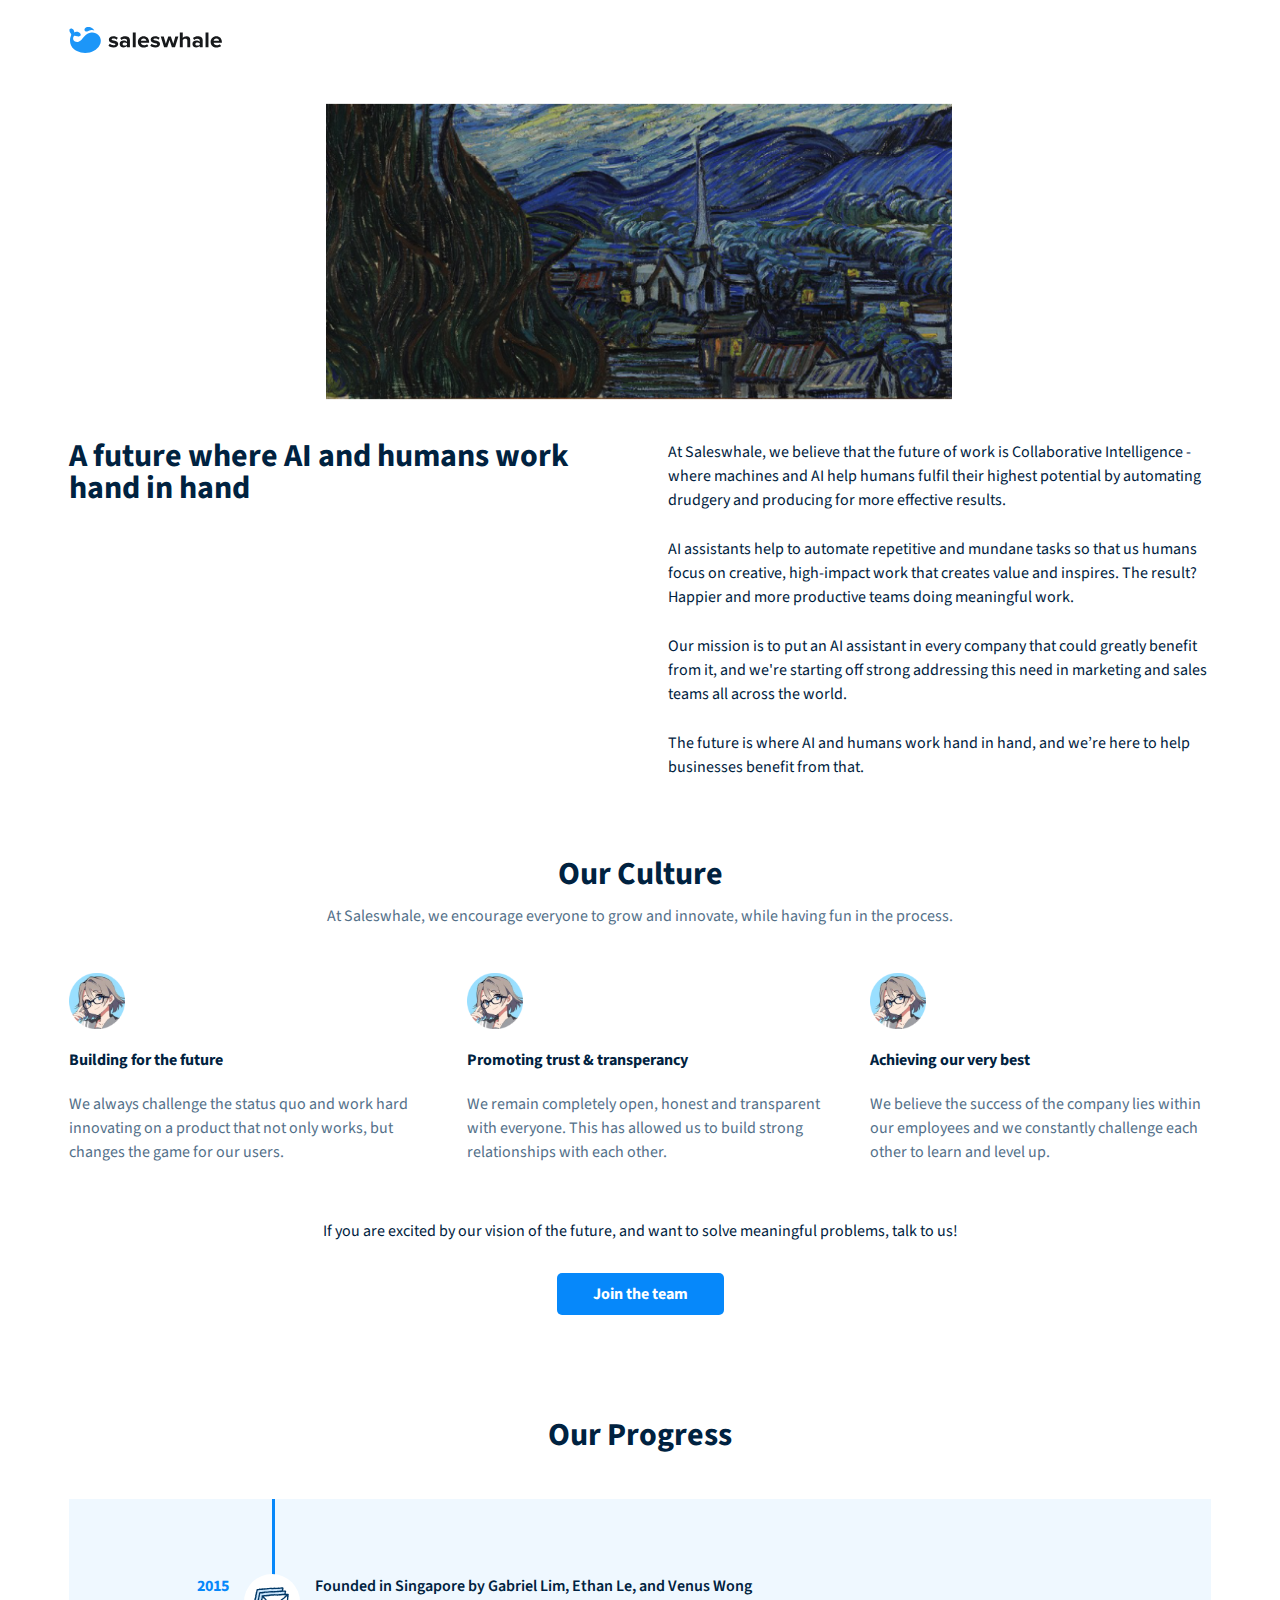
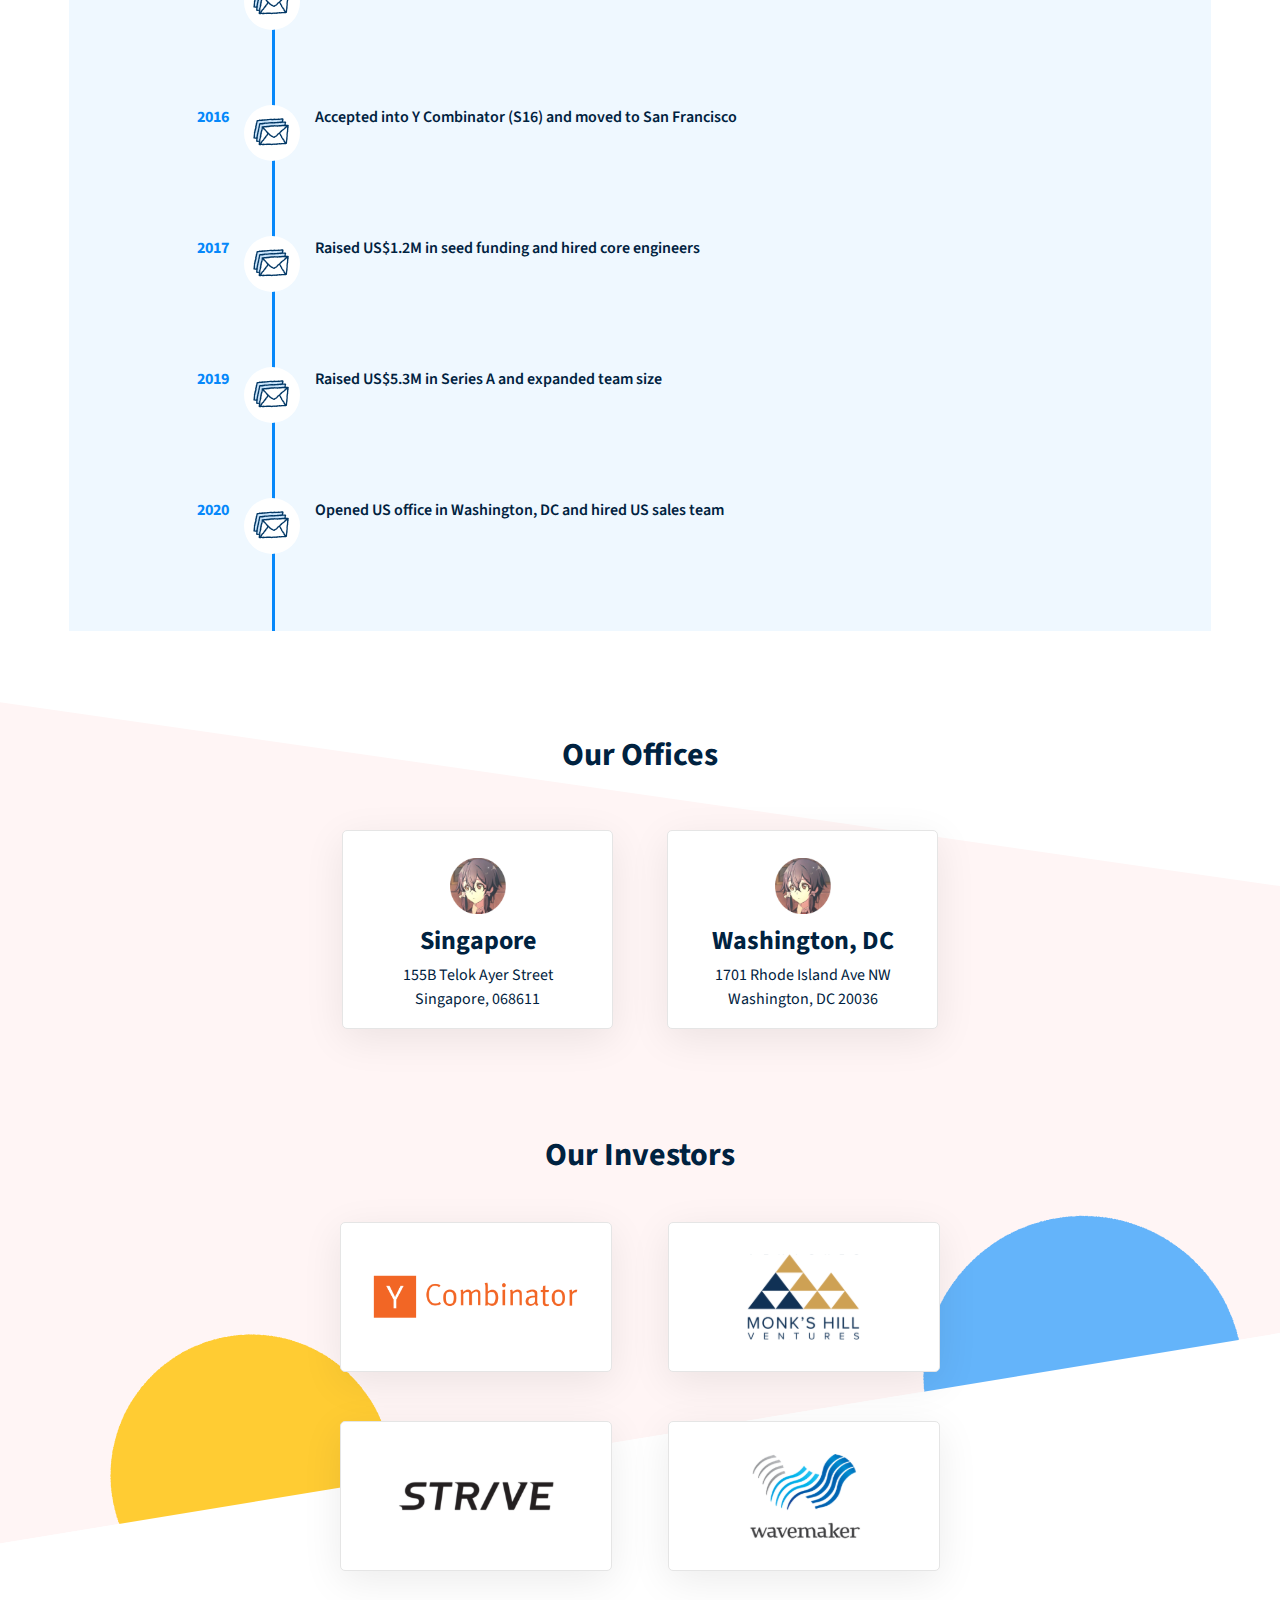
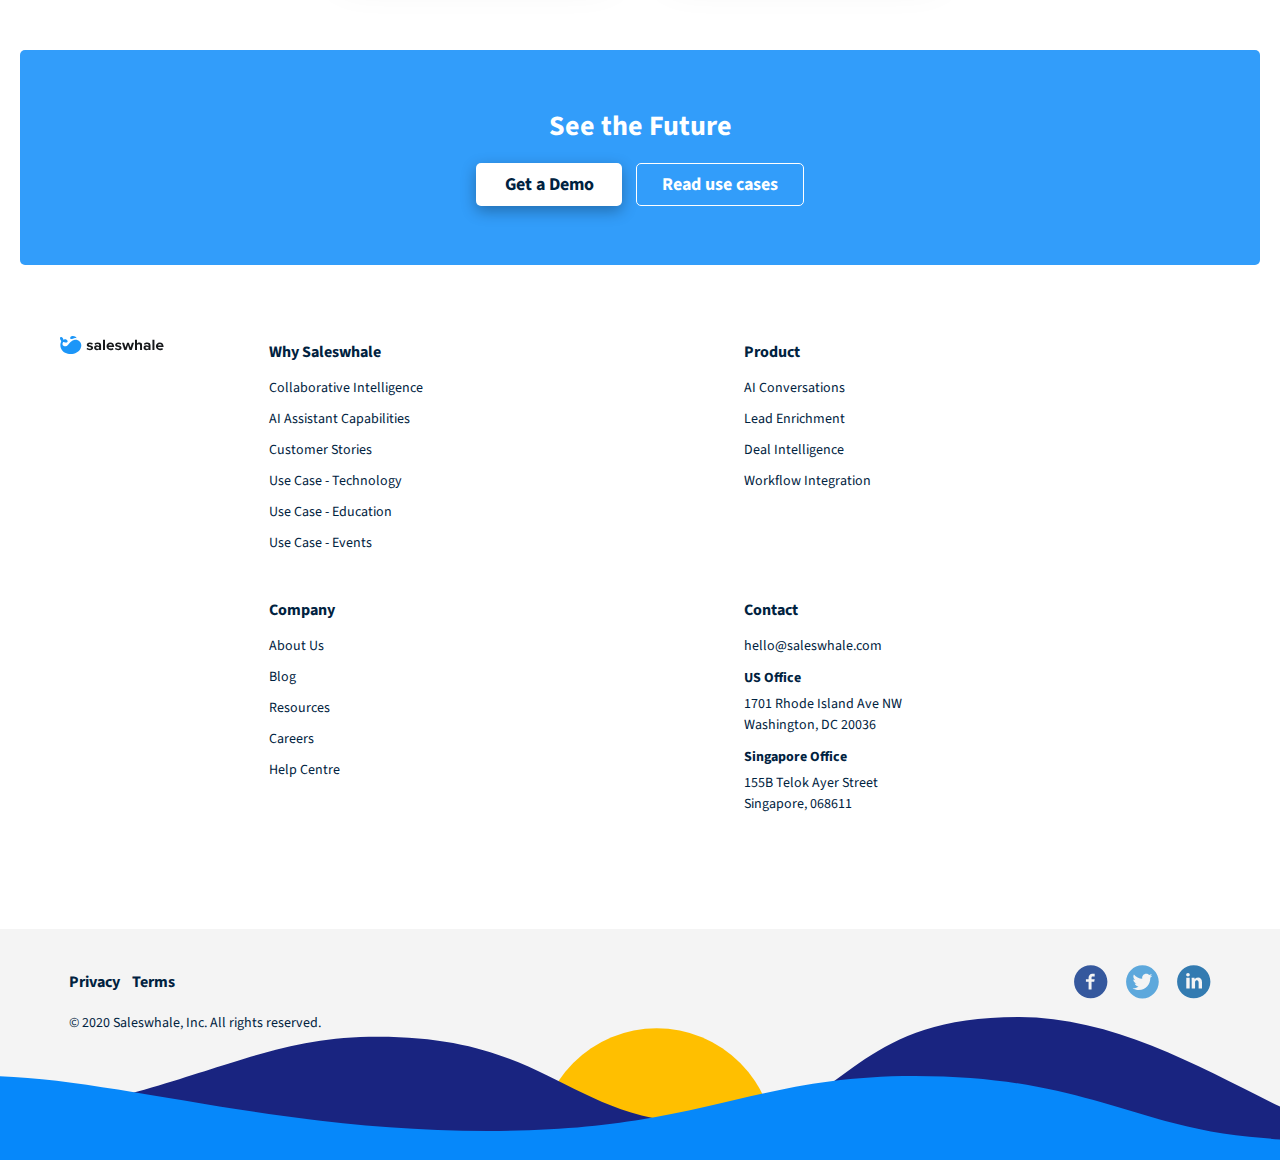
<file: index.html>
<!DOCTYPE html>
<html>

<head>
  <meta charset="utf-8">
  <meta name="viewport" content="width=device-width, initial-scale=1">

  <title>Junior Web Development Test</title>

  <link href="https://fonts.googleapis.com/css2?family=Source+Sans+Pro:wght@400;600;700&display=swap" rel="stylesheet">
  <link rel="stylesheet" href="css/main.css">
  <link rel="stylesheet" href="css/tablet.css">
  <link rel="stylesheet" href="css/desktop.css">

</head>

<body>

  <header class="header">
    <img class="header-image" src="assets/sw-logo.svg" alt="Salewhale logo">
    <nav class="menu">
      <ul class="menu-list">
        <li class="menu-items">
          <a href="#">
            Why Saleswhale?
          </a></li>
        <li class="menu-items">
          <a href="#">
            Product
          </a></li>
        <li class="menu-items">
          <a href="#">
            Company 
          </a></li>
      </ul>
      <div class="header-buttons">
        <a href="#" class="hbutton button-login">Log in</a>
        <a href="#" class="hbutton button-demoh">Get a Demo</a>
      </div>
    </nav>
  </header>

  <main class="main">

    <!-- HERO -->

    <section class="hero">
      <div class="hero-images-wrapper">  <!-- Tablet, Desktop -->
        <img class="hero-image mobile" src="assets/hero-img-mobile.png" alt="Starry Night by Van Gogh">
        <img class="hero-image tablet" src="assets/hero-img-tablet.png" alt="Starry Night by Van Gogh">
        <img class="hero-image desktop" src="assets/hero-img.png" alt="Starry Night by Van Gogh">
      </div>

      <div class="hero-text-wrapper">
        <h1 class="main-title">A future where AI and humans work hand in hand</h1>

        <div class="hero-paragraphs-wrapper">  <!-- Tablet, Desktop -->
          <p class="hero-paragraph">
            At Saleswhale, we believe that the future of work is Collaborative Intelligence - where machines and AI help
            humans fulfil their highest potential by automating drudgery and producing for more effective results.
          </p>

          <p class="hero-paragraph">
            AI assistants help to automate repetitive and mundane tasks so that us humans focus on creative, high-impact
            work that creates value and inspires. The result? Happier and more productive teams doing meaningful work.
          </p>

          <p class="hero-paragraph">
            Our mission is to put an AI assistant in every company that could greatly benefit from it, and we're
            starting off strong addressing this need in marketing and sales teams all across the world.
          </p>

          <p class="hero-paragraph">
            The future is where AI and humans work hand in hand, and we’re here to help businesses benefit from that.
          </p>
        </div>
      </div>
    </section>

    <!-- CULTURE -->

    <section class="culture">
        <h2 class="culture-title">Our Culture</h2>

        <p class="culture-top">
          At Saleswhale, we encourage everyone to grow and innovate, while having fun in the
          process.
        </p>

      <ul class="culture-list">

        <li class="culture-item">
          <img class="culture-image" src="assets/you_glasses 4.png" alt="Mari actually best girl sorry">
          <p class="culture-head">
            Building for the future
          </p>
          <p class="culture-content">
            We always challenge the status quo and work hard innovating on a product that not
            only works, but changes the game for our users.
          </p>
        </li>

        <li class="culture-item">
          <img class="culture-image" src="assets/you_glasses 4.png" alt="Mari actually best girl sorry">
          <p class="culture-head">
            Promoting trust & transperancy
          </p>
          <p class="culture-content">
            We remain completely open, honest and transparent with everyone. This has allowed
            us to build strong relationships with each other.
          </p>
        </li>

        <li class="culture-item">
          <img class="culture-image" src="assets/you_glasses 4.png" alt="Mari actually best girl sorry">
          <p class="culture-head">
            Achieving our very best
          </p>
          <p class="culture-content">
            We believe the success of the company lies within our employees and we constantly
            challenge each other to learn and level up.
          </p>
        </li>
      </ul>

        <p class="culture-description">
          If you are excited by our vision of the future, and want to solve meaningful problems, talk to us!
        </p>
      
      <div class="button-team">
        <a class="culture-button" href="#">Join the team</a>
      </div>

    </section>

    <!-- TIMELINE -->

    <section class="timeline">
      
      <h2 class="timeline-title">Our Progress</h2>

      <ul class="timeline-list">
        <li class="timeline-item">
          <span class="timeline-date">2015</span>
          <div class="email-circle"><img class="email-icon" src="assets/email.svg" alt="Mail icon"></div>
          <p class="timeline-description">Founded in Singapore by Gabriel Lim, Ethan Le, and Venus Wong</p>
        </li>
        <li class="timeline-item">
          <span class="timeline-date">2016</span>
          <div class="email-circle"><img class="email-icon" src="assets/email.svg" alt="Mail icon"></div>
          <p class="timeline-description">Accepted into Y Combinator (S16) and moved to San Francisco</p>
        </li>
        <li class="timeline-item">
          <span class="timeline-date">2017</span>
          <div class="email-circle"><img class="email-icon" src="assets/email.svg" alt="Mail icon"></div>
          <p class="timeline-description">Raised US$1.2M in seed funding and hired core engineers</p>
        </li>
        <li class="timeline-item">
          <span class="timeline-date">2019</span>
          <div class="email-circle"><img class="email-icon" src="assets/email.svg" alt="Mail icon"></div>
          <p class="timeline-description">Raised US$5.3M in Series A and expanded team size</p>
        </li>
        <li class="timeline-item">
          <span class="timeline-date">2020</span>
          <div class="email-circle"><img class="email-icon" src="assets/email.svg" alt="Mail icon"></div>
          <p class="timeline-description">Opened US office in Washington, DC and hired US sales team</p>
        </li>

        <div class="progress-line"></div>

      </ul>
    </section>

    <!-- OFFICES -->

    <section class="offices">

      <h2 class="offices-title">Our Offices</h2>

      <!-- CLIP-PATH VERSION
      <div class="offices-bg"></div> 
      -->

      <div class="offices-cards">
        <div class="card off-card">
          <img class="offices-image" src="assets/sinon 7.png" alt="Sinon best girl">
          <h3 class="card-title">Singapore</h3>
          <p class="card-text">155B Telok Ayer Street<br>Singapore, 068611</p>
        </div>

        <div class="card off-card">
          <img class="offices-image" src="assets/sinon 7.png" alt="Sinon best girl">
          <h3 class="card-title">Washington, DC</h3>
          <p class="card-text">1701 Rhode Island Ave NW<br>Washington, DC 20036</p>
        </div>
      </div>
    </section>

    <!-- INVESTORS -->

    <section class="investors">

      <!-- CLIP-PATH VERSION
      <div class="investors-bg">
        <div class="circle-blue"></div>
        <div class="circle-yellow"></div>
      </div> 
      -->

      <h2 class="investors-title">Our Investors</h2>

      <div class="investors-cards">

        <ul class="inv-row">
          <li class="card inv-card">
            <img class="combination-tm " src="assets/YC logo 2.png" alt="Y Combinator logo">
          </li>

          <li class="card inv-card">
            <img class="monkhill-tm " src="assets/MHV-logo 2.svg" alt="Monk's Hill Ventures logo">
          </li>

          <li class="card inv-card">
            <img class="strive-tm " src="assets/STRIVE_logo 2.svg" alt="Strive logo">
          </li>
  
          <li class="card inv-card">
            <img class="wavemaker-tm" src="assets/wavemaker-350 2.svg" alt="Wavemaker logo">
          </li>
        </ul>
      </div>

    </section>

    <!-- DA FUTURE -->

    <section class="future">
      <!-- <div class="future-bg"></div> -->
      <div class="future-bgc">
        <h2 class="future-title">See the Future</h2>
        <div class="button-row">
          <a href="#" class="button-future button-demo">Get a Demo</a>
          <a href="#" class="button-future button-cases">Read use cases</a>
        </div>
          
      </div>
      
    </section>

    <!-- LINKS -->

    <section class="footer">

      <img class="footer-image" src="assets/sw-logo.svg" alt="Salewhale logo">

      <div class="contacts-links">

          <div class="links links-ws">
            <h4 class="links-head">Why Saleswhale</h4>
            <ul class="links-list">
              <li class="links-item">
                <a href="#">Collaborative Intelligence</a></li>
              <li class="links-item">
                <a href="#">AI Assistant Capabilities</a></li>
              <li class="links-item">
                <a href="#">Customer Stories</a></li>
              <li class="links-item">
                <a href="#">Use Case - Technology</a></li>
              <li class="links-item">
                <a href="#">Use Case - Education</a></li>
              <li class="links-item">
                <a href="#">Use Case - Events</a></li>
            </ul>
          </div>

          <div class="links">
            <h4 class="links-head">Product</h4>

            <ul class="links-list">
              <li class="links-item">
                <a href="#">AI Conversations</a></li>
              <li class="links-item">
                <a href="#">Lead Enrichment</a></li>
              <li class="links-item">
                <a href="#">Deal Intelligence</a></li>
              <li class="links-item">
                <a href="#">Workflow Integration</a></li>
            </ul>
          </div>

          <div class="links lcompany-div">
            <h4 class="links-head">Company</h4>

            <ul class="links-list">
              <li class="links-item lcompany">
                <a href="#">About Us</a></li>
              <li class="links-item lcompany">
                <a href="#">Blog</a></li>
              <li class="links-item lcompany">
                <a href="#">Resources</a></li>
              <li class="links-item lcompany">
                <a href="#">Careers</a></li>
              <li class="links-item lcompany">
                <a href="#">Help Centre</a></li>
            </ul>
          </div>

          <div class="links">
            <h4 class="links-head">Contact</h4>

            <ul class="links-list">
              <li class="links-p"><a href="mailto:hello@saleswhale.com">hello@saleswhale.com</a></li>
            </ul>

            <h4 class="links-office">US Office</h4>
            <ul class="links-list">
              <li class="links-p">1701 Rhode Island Ave NW<br>Washington, DC 20036</li>
            </ul>

            <h4 class="links-office">Singapore Office</h4>
            <ul class="links-list">
              <li class="links-p">155B Telok Ayer Street<br>Singapore, 068611</li>
            </ul>
          </div>
          
      </div>
    </section>

  </main>

  <!-- FOOTER -->
  <footer class="bottom">
    <div class="bottom-reverse">
      <ul class="social">
        <li class="social-icon-li">
          <a href="#">
            <img class="social-button social-icon-m mobile" src="assets/fb.svg" alt="Saleswhale on Facebook">
            <img class="social-button social-icon-t tablet" src ="assets/fb.svg" alt="Saleswhale on Facebook">
            <img class="social-button social-icon-d desktop" src="assets/fb.svg" alt="Saleswhale on Facebook">
          </a>
        </li>
        <li class="social-icon-li">
          <a href="#">
            <img class="social-button social-icon-m mobile" src="assets/twitter.svg" alt="Saleswhale on Twitter">
            <img class="social-button social-icon-t tablet" src ="assets/twitter.svg" alt="Saleswhale on Twitter">
            <img class="social-button social-icon-d desktop" src="assets/twitter.svg" alt="Saleswhale on Twitter">
          </a>
        </li>
        <li class="social-icon-li">
          <a href="#">
            <img class="social-button social-icon-m mobile" src="assets/linkedin.svg" alt="Saleswhale on LinkedIn">
            <img class="social-button social-icon-t tablet" src ="assets/linkedin.svg" alt="Saleswhale on LinkedIn">
            <img class="social-button social-icon-d desktop" src="assets/linkedin.svg" alt="Saleswhale on LinkedIn">
          </a>
        </li>
      </ul>
  
      <ul class="terms">
        <li class="terms-link"><a href="#">Privacy</a></li>
        <li class="terms-link"><a href="#">Terms</a></li>
      </ul>
    </div>

    <p class="copyright">© 2020 Saleswhale, Inc. All rights reserved.</p>

  </footer>

</body>

</html>
</file>
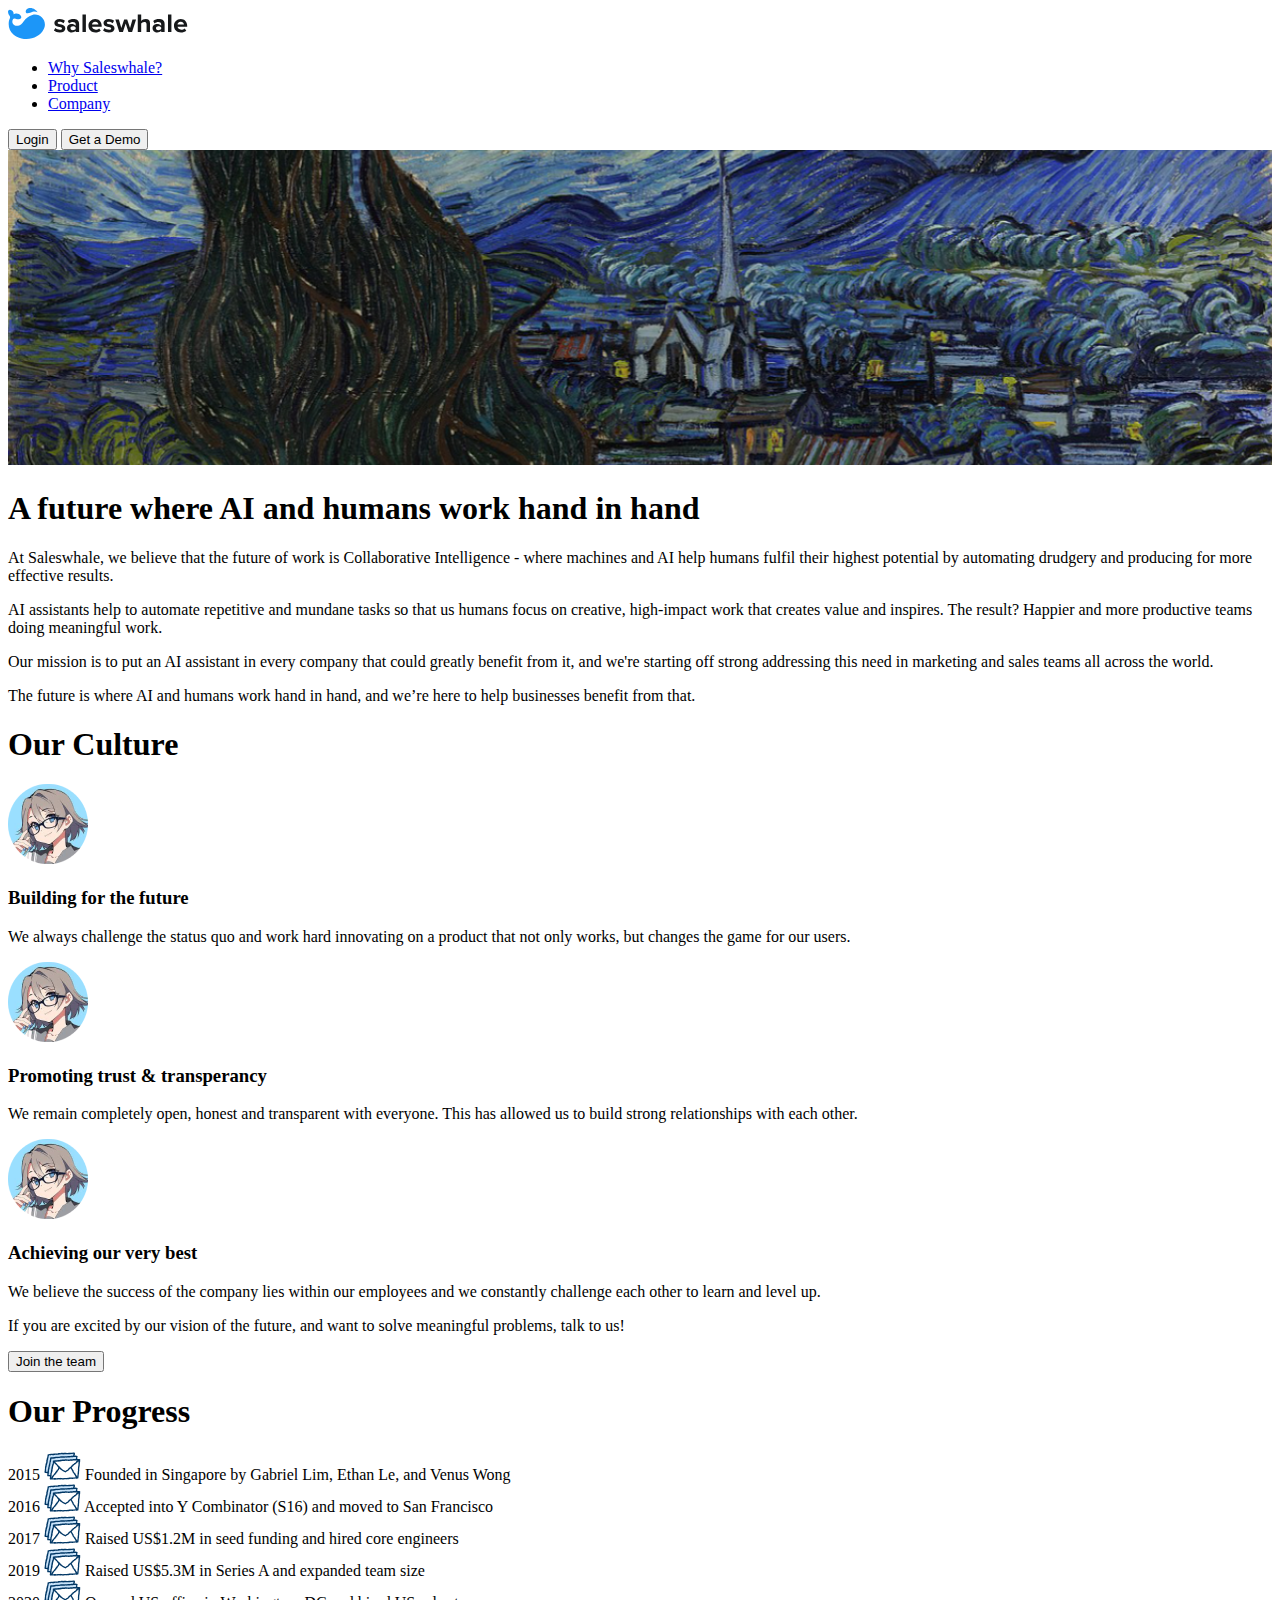
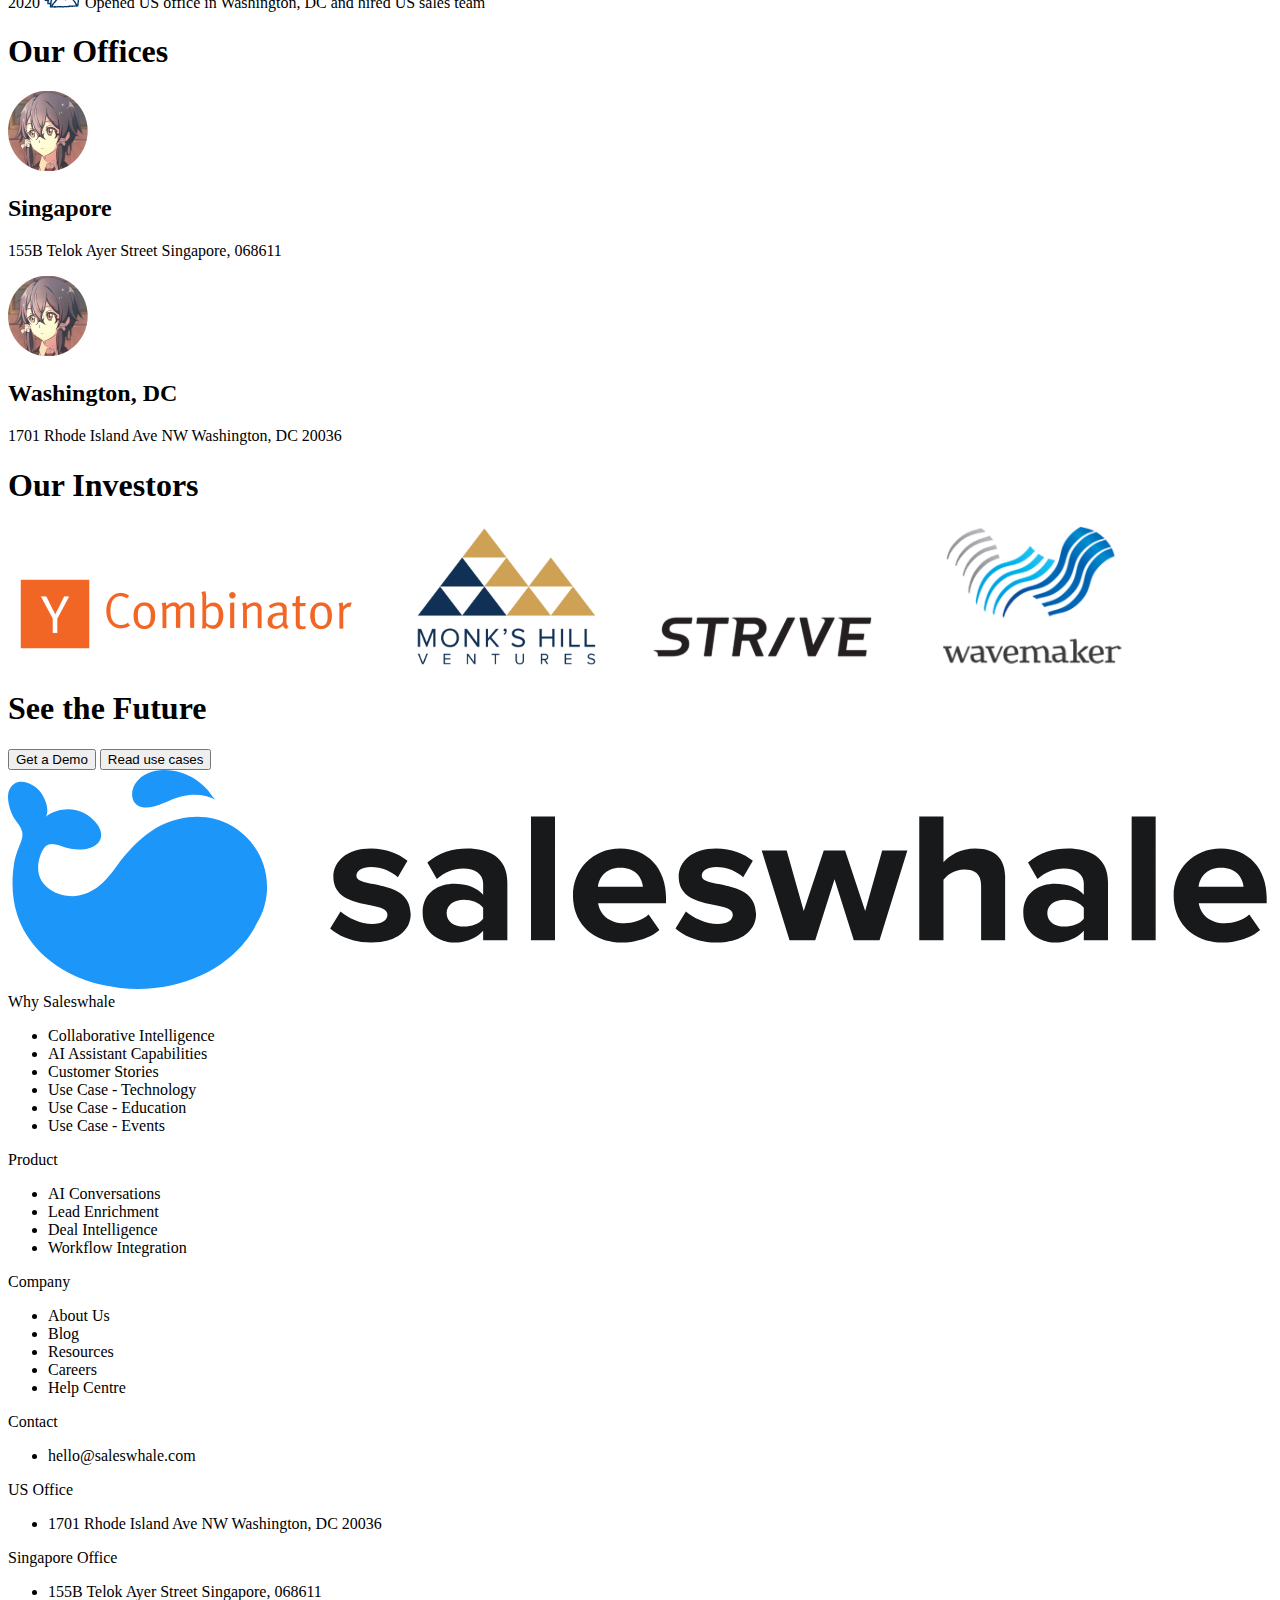
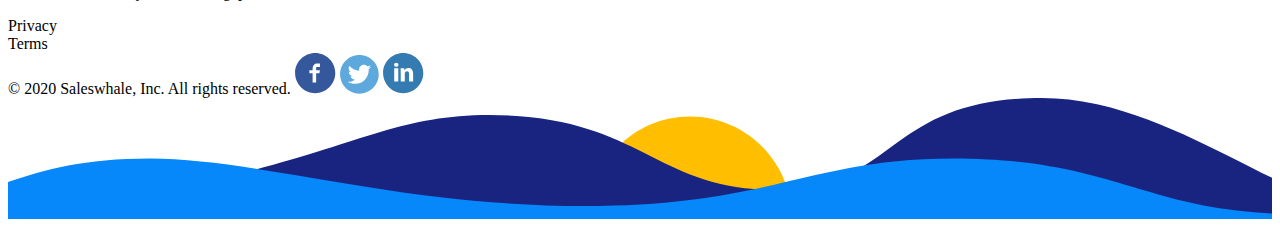
<file: clean.html>
<!DOCTYPE html>
<html>
  <head></head>
  <body>
    
  <!-- Navigation Bar -->
    <a href="#">
          <img src="img/sw-logo.svg" width="180" alt="Saleswhale">
    </a>

    <ul>
      <li>
        <a href="#">Why Saleswhale?</a>
      </li>
      <li>
        <a href="#">Product</a>
      </li>
      <li>
        <a href="#">Company</a>
      </li>
    </ul>

    <button>Login</button>

    <button>Get a Demo</button>

  <!-- Above Fold -->

    <img src="img/hero-img.svg" width="100%">

    <h1>A future where AI and humans work hand in hand</h1>

    <p>At Saleswhale, we believe that the future of work is Collaborative Intelligence - where machines and AI help humans fulfil their highest potential by automating drudgery and producing for more effective results.</p>
    
    <p>AI assistants help to automate repetitive and mundane tasks so that us humans focus on creative, high-impact work that creates value and inspires. The result? Happier and more productive teams doing meaningful work.</p>

    <p>Our mission is to put an AI assistant in every company that could greatly benefit from it, and we're starting off strong addressing this need in marketing and sales teams all across the world. </p>

    <p>The future is where AI and humans work hand in hand, and we’re here to help businesses benefit from that.</p>
  
  <!-- Mission -->
    
    <h1>Our Culture</h1>

    <img src="img/you_glasses 4.png">

    <h3>Building for the future</h3>
    <p>We always challenge the status quo and work hard innovating on a product that not only works, but changes the game for our users.</p>

    <img src="img/you_glasses 4.png">

    <h3>Promoting trust & transperancy</h3>
    <p>We remain completely open, honest and transparent with everyone. This has allowed us to build strong relationships with each other.</p>

    <img src="img/you_glasses 4.png">

    <h3>Achieving our very best</h3>
    <p>We believe the success of the company lies within our employees and we constantly challenge each other to learn and level up.</p>

    <p>If you are excited by our vision of the future, and want to solve meaningful problems, talk to us!</p>

    <button>Join the team</button>
  
  <!-- Timeline -->

    <h1>Our Progress</h1>
          
    2015 <img src="img/mail.svg"> Founded in Singapore by Gabriel Lim, Ethan Le, and Venus Wong
    <br>
    2016 <img src="img/mail.svg"> Accepted into Y Combinator (S16) and moved to San Francisco
    <br>
    2017 <img src="img/mail.svg"> Raised US$1.2M in seed funding and hired core engineers
    <br>
    2019 <img src="img/mail.svg"> Raised US$5.3M in Series A and expanded team size
    <br>
    2020 <img src="img/mail.svg"> Opened US office in Washington, DC and hired US sales team

  <!-- Offices -->

    <h1>Our Offices</h1>

    <img src="img/sinon 7.png">

    <h2>Singapore</h2>

    <p>155B Telok Ayer Street Singapore, 068611</p>

    <img src="img/sinon 7.png">

    <h2>Washington, DC</h2>

    <p>1701 Rhode Island Ave NW Washington, DC 20036</p>

  <!-- Investors -->

    <h1>Our Investors</h1>

    <img src="img/YC logo 2.png">
    <img src="img/MHV-logo 2.svg">
    <img src="img/STRIVE_logo 2.svg">
    <img src="img/wavemaker-350 2.svg">
  
  <!-- MITE! KORE WA MIRAI E! -->
    
    <h1>See the Future</h1>

    <button>Get a Demo</button>
    <button>Read use cases</button>

  <!-- Navigation Below -->

  <img src="img/sw-logo.svg" alt="Saleswhale">

  Why Saleswhale

  <ul>
    <li>Collaborative Intelligence</li>
    <li>AI Assistant Capabilities</li>
    <li>Customer Stories</li>
    <li>Use Case - Technology</li>
    <li>Use Case - Education</li>
    <li>Use Case - Events</li>
  </ul>

  Product

  <ul>
    <li>AI Conversations</li>
    <li>Lead Enrichment</li>
    <li>Deal Intelligence</li>
    <li>Workflow Integration</li>
  </ul>

  Company

  <ul>
    <li>About Us</li>
    <li>Blog</li>
    <li>Resources</li>
    <li>Careers</li>
    <li>Help Centre</li>
  </ul>

  Contact
  
  <ul>
    <li>hello@saleswhale.com</li>
  </ul>

  US Office
  <ul>
    <li>1701 Rhode Island Ave NW Washington, DC 20036</li>
  </ul>

  Singapore Office
  <ul>
    <li>155B Telok Ayer Street Singapore, 068611</li>
  </ul>

  <!-- Footer -->

  Privacy
  <br>
  Terms
  <br>
  © 2020 Saleswhale, Inc. All rights reserved.

  <img src="img/fb.svg">
  <img src="img/twitter.svg">
  <img src="img/linkedin.svg">

  <img src="img/footer-01.svg">
    
  </body>
</html>
</file>
<file: css/main.css>
/* General */

* {
	margin: 0px;
	padding: 0px;
	box-sizing: border-box;
}

a {
	text-decoration: none;
	color: inherit;
}

a:visited {
	color: inherit;
}

a:hover {
	color: #198CF7;
}

a:active {
	color: #198CF7;
}

body {
	display: flex;
	width: 100%;
	min-height: 100vh;
	flex-direction: column;
	font-family: 'Source Sans Pro', sans-serif;
	color: #002240;
	background-color: #ffffff;
	font-size: 16px;
}

.tablet,
.desktop,
.menu {
	display: none;
}

/* Hero */

.header {
	display: flex;
	width: 100%;
	height: 59px;
	align-items: center;
	padding: 0 27px;
}

.header-image {
	width: 128px;
	height: 22px;
}

.hero {
	display: flex;
	align-items: center;
}

.hero-image {
	object-fit: fill;
}

.main-title {
	display: flex;
	flex-direction: column;
	width: 100%;
	font-size: 32px;
	line-height: 32px;
	font-weight: 700;
	margin: 25px 0 20px;
}

.main {
	margin: 17px 0 0;
}

.hero {
	display: flex;
	flex-direction: column;
	width: 100%;
	padding: 0 25px;
}

.hero-paragraphs-wrapper {
	margin: 0 0 25px;
}

.hero-paragraph {
	margin: 25px 0;
	line-height: 24px;
}

.hero-paragraph:first-of-type {
	margin: 0 0 25px;
}

.hero-paragraph:last-of-type {
	margin: 25px 0 0;
}

/* Culture */

.culture {
	display: flex;
	flex-direction: column;
	width: 100%;
	padding: 0 25px;
}

.culture-title {
	font-weight: 700;
	font-size: 28px;
	line-height: 31px;
	margin: 39px 0px 10px;
}

.culture-top {
	line-height: 24px;
	color: #537089;
	margin: 0 0 30px;
}

.culture-description {
	line-height: 24px;
	margin: 0 0 25px;
	padding: 0 5px;
}

.culture-image {
	width: 56px;
	height: 56px;
	margin: 0 0 10px;
}

.culture-list {
	display: flex;
	flex-direction: column;
	width: 100%;
	padding: 0 0 0 5px;
}

.culture-item {
	display: flex;
	flex-direction: column;
}

.culture-head {
	font-weight: 700;
	margin: 0 0 12px;
}

.culture-content {
	font-size: 16px;
	line-height: 24px;
	margin: 11px 0 30px;
	color: #537089;
}

.culture-content:last-of-type {
	margin: 0 0 35px;
}

.button-team {
	display: flex;
	justify-content: center;
	margin: 0 0 22px;
}

.culture-button {
	display: flex;
	text-decoration: none;
	align-items: center;
	justify-content: center;
	text-align: center;
	font-weight: 700;
	font-size: 16px;
	line-height: 20px;
	color: #FFFFFF;
	width: 272px;
	height: 49px;
	background: #0688FA;
	border-radius: 5px;
}

.culture-button:visited {
	background: #0688FA;
	color: #FFFFFF;
}

.culture-button:hover,
.culture-button:focus {
	background: #1575BE;
}

.culture-button:active {
	background: #1575BE;
	color: #FFFFFF;
}

/* Timeline */

.timeline {
	display: flex;
	flex-direction: column;
	width: 100%;
	height: 915px;
}

.timeline-title {
	font-weight: 700;
	font-size: 28px;
	line-height: 31px;
	text-align: center;
	margin: 35px 0;
}

.timeline-list {
	display: flex;
	flex-direction: column;
	height: 817px;
	background-color: #eff8ff;
	padding: 75px 25px;
	position: relative;
}

.timeline-item {
	display: flex;
	width: 100%;
	margin: 0 0 75px;
	z-index: 1;
}

.timeline-item:first-of-type {
	margin: 0 0 75px;
}

.timeline-item:last-of-type {
	margin: 0;
}

.timeline-date {
	color: #0688FA;
	font-weight: 700;
	margin: 10px 0 0;
}

.email-circle {
	min-width: 56px;
	height: 56px;
	border-radius: 100%;
	background-color: #ffffff;
	margin: 0 15px;
	z-index: 1;
}

.email-icon {
	width: 36px;
	height: 28px;
	margin: 13px 9px;
	z-index: 2;
}

.timeline-description {
	font-weight: 600;
	font-size: 16px;
	line-height: 24px;
}

.progress-line {
	width: 3px;
	background-color: #0688FA;
	height: 100%;
	position: absolute;
	top: 0;
	left: 97px;
	z-index: 0;
}

/* Offices */

.offices {
	display: flex;
	flex-direction: column;
	height: 583px;
	width: 100%;
	align-items: center;
	background: url(../assets/offices-bg.svg);
	background-position: bottom;
	background-repeat: no-repeat;
	background-size: 100% 461px;
	/* Adding the bg image's height in px allows it to stretch horizontally without messing it up vertically */
}

.offices-image {
	width: 56px;
	height: 56px;
	margin: 10px 0 0;
}

/* Clip-Path Version

.offices-bg {
	display: flex;
	height: 583px;
	width: 100%;
	clip-path: polygon(0 5%, 100% 17%, 100% 100%, 0% 100%);
	background: #fff5f5;
} 

*/

.offices-title {
	font-weight: 700;
	font-size: 28px;
	line-height: 31px;
	margin: 30px 0;
	/* z-index: 2; */
}

.offices-cards {
	display: flex;
	flex-direction: column;
	align-items: center;
	width: 100%;
	margin: 0 0 52px;
	/* position: absolute;
	z-index: 1; */
}

.card {
	display: flex;
	flex-direction: column;
	background: #ffffff;
	border: 1px solid #e5e5e5;
	box-shadow: 0px 10px 40px rgba(0, 0, 0, 0.08);
	border-radius: 5px;
	align-items: center;
	justify-content: center;
	text-align: center;
}

.off-card {
	margin: 0 0 37px;
	height: 199px;
	width: 271px;
}

.off-card:last-of-type {
	margin: 0;
}

.card-title {
	font-weight: 700;
	font-size: 26px;
	line-height: 34px;
	margin: 10px 0 5px;
}

.card-text {
	font-size: 16px;
	line-height: 24px;
	color: #002240;
}

/* Investors */

.investors {
	display: flex;
	flex-direction: column;
	align-items: center;
	background-image: url(../assets/investors-bg.svg);
	background-position: top;
	background-repeat: no-repeat;
	background-size: 100%;
	height: 863px;
	width: 100%;

	/* For Clip-Path
	position: relative; 
	*/

}

/* CLIP-PATH VERSION

.investors-bg {
	display: flex;
	height: 863px;
	width: 100%;
	clip-path: polygon(0 0, 100% 0, 100% 24%, 0 30.7%);
	background: #fff5f5;
	z-index: 0;
} 

Positioning and indices on certain classes within the investors section have been disabled since they have no use if the file isn't using the clip-path version.

*/

.investors-title {
	font-weight: 700;
	font-size: 28px;
	line-height: 31px;
	margin: 35px;

	/* For Clip-Path
	position: absolute;
	z-index: 2; 
	*/
}

.investors-cards {
	display: flex;
	width: 100%;
	flex-direction: column;
	align-items: center;

	/* For Clip-Path
	position: absolute; 
	z-index: 2; 
	*/
}

.inv-row {
	display: flex;
	flex-direction: column;
	align-items: center;
	width: 100%;
}

.inv-card {
	height: 150px;
	width: 272px;
	margin: 0 0 40px;
}

.inv-card:last-of-type {
	margin: 0 0 55px;
}

/* .circle-blue {
	background-color: #64b4fa;
	object-fit: contain;
	position: absolute;
	width: 141px;
	height: 141px;
	border-radius: 100%;
	top: 97px;
	right: -50px;
	z-index: 3;
}

.circle-yellow {
	background-color: #ffcc33;
	position: absolute;
	width: 171px;
	height: 171px;
	border-radius: 100%;
	top: 133px;
	left: -45px;
	z-index: 3;
} */

.combination-tm {
	width: 220px;
	height: 62px;
}

.monkhill-tm {
	width: 172px;
	height: 86px;
}

.strive-tm {
	width: 160px;
	height: 39px;
}

.wavemaker-tm {
	width: 187px;
	height: 86px;
}

/* LE FUTURE! */

.future {
	display: flex;
	flex-direction: column;
	align-items: center;
	background: url(../assets/future-bgm.svg);
	background-repeat: no-repeat;
	background-size: 100%;
	height: 377px;
	width: 100%;

	/* position: relative; */
}

/* .future-bg {
	display: flex;
	height: 377px;
	width: 100%;
	clip-path: polygon(0 3%, 100% 14%, 100% 100%, 0 100%);
	background: #329dfa;
	z-index: 0;
} */

.future-title {
	margin: 110px 0 0;
	font-size: 32px;
	line-height: 40px;
	font-weight: 700;
	color: #ffffff;
	text-align: center;
	/* 
	position: absolute;
	z-index: 2; 
	top: 10px; 
	*/

}

.button-future {
	display: flex;
	text-decoration: none;
	align-items: center;
	justify-content: center;
	text-align: center;
	font-size: 18px;
	font-weight: 700;
	line-height: 23px;

	/* position: absolute; */
}

.button-demo {
	background: #FFFFFF;
	color: #002240;
	border-radius: 5px;
	box-shadow: 0px 5px 15px rgba(0, 0, 0, 0.3);
	margin: 55px 0 21px;
	width: 272px;
	height: 49px;
}

.button-cases {
	/* top: 235px; */
	color: #FFFFFF;
	background: #329dfa;
	border: 1px solid #FFFFFF;
	border-radius: 5px;
	width: 272px;
	height: 49px;
}

.button-demo:visited {
	background: #FFFFFF;
	color: #002240;
}

.button-cases:visited {
	color: #FFFFFF;
}

.button-future:hover,
.button-future:focus {
	background: #1575BE;
}

.button-demo:hover,
.button-demo:focus {
	color: #FFFFFF;
}

.button-demo:active {
	color: #FFFFFF;
}

.button-cases:active {
	color: #FFFFFF;
}

/* Links */

.footer {
	display: flex;
	flex-direction: column;
	width: 100%;
	height: 678px;
	padding: 0 17px 0 27px;
	margin: 35px 0 0;
}

.footer-image {
	width: 128px;
	height: 22px;
	margin: 0 0 27px;
}

.contacts-links {
	display: flex;
	flex-wrap: wrap;
}

.links-main {
	display: flex;
	flex-direction: row;
}

.links {
	display: flex;
	flex-direction: column;
	width: 50%;
}

.links-list {
	display: flex;
	flex-direction: column;
	width: 100%;
}

.links-item {
	display: flex;
	margin: 0 20px 10px 0;
	font-size: 14px;
	line-height: 21px;
}

.links-item:last-of-type {
	margin: 0 0 20px;
}

.lcompany {
	margin: 0 20px 16px 0;
}

.links-head {
	font-weight: 700;
	margin: 0 0 10px;
	font-size: 16px;
	line-height: 32px;
}

.links-office {
	font-weight: 700;
	font-size: 14px;
	line-height: 32px;
}

.links-p {
	display: flex;
	margin: 0 0 14px;
	font-size: 14px;
	line-height: 21px;
}

/* Footer */

.bottom {
	display: flex;
	flex-direction: column;
	align-items: center;
	background-color: #f4f4f4;
	background-image: url(../assets/footerm.svg);
	background-position: bottom;
	background-repeat: no-repeat;
	background-size: 100%;
	height: 318px;
	width: 100%;

}

.social {
	display: flex;
	flex-direction: row;
	justify-content: center;
	margin: 39px 0 20px;
}

.social-icon-m {
	height: 26px;
	width: 26px;
}

.social-button:hover {
	opacity: 0.5; 
}

.social-icon-li {
	display: flex;
	margin: 0 18px 0 0;
}

.social-icon-li:last-of-type {
	margin: 0;
}

.terms {
	display: flex;
	flex-direction: column;
	width: 100%;
	margin: 0 0 12px;
	align-items: center;
}

.terms-link {
	display: flex;
	font-weight: 700;
	font-size: 16px;
	line-height: 32px;
	margin: 0 0 8px;
}

.copyright {
	font-size: 14px;
	line-height: 32px;
	margin: 0 0 30px;
}
</file>
<file: css/tablet.css>
/* Tablet */

@media only screen and (min-width: 768px) {

	.mobile {
		display: none;
	}

	.tablet {
		display: flex;
		max-width: 100%;
	}

	/* HERO */

	.header {
		display: flex;
		width: 100%;
		height: 80px;
		align-items: center;
		padding: 0 69px;
	}

	.header-image {
		width: 154px;
		height: 26.55px;
	}

	.hero {
		padding: 0 69px;
		width: 100%;
	}

	.main {
		margin: 22px 0 0;
	}

	.hero-text-wrapper {
		display: flex;
		flex-direction: row;
		/* flex-direction: column; */
		width: 100%;
		justify-content: space-between;
		margin: 38px 0 0;
	}

	.hero-paragraphs-wrapper {
		width: 50vw;
		margin: 0 0 25px 56px;
	}

	.main-title {
		font-size: 32px;
		line-height: 32px;
		margin: 0;
		width: 50vw;
	}

	.hero-paragraph {
		line-height: 24px;
	}

	/* CULTURE */

	.culture {
		padding: 0 69px;
	}

	.culture-title {
		text-align: center;
		font-size: 32px;
		line-height: 40px;
		margin: 50px 0px 10px;
	}

	.culture-top {
		text-align: center;
		line-height: 24px;
		color: #537089;
		margin: 0 124px 45px;
	}

	.culture-description {
		text-align: center;
		line-height: 24px;
		margin: 20px 124px 0;
	}

	.culture-image {
		margin: 0 0 20px;
	}

	.culture-list {
		display: flex;
		flex-direction: row;
		width: 100%;
		padding: 0;
	}

	.culture-item {
		margin: 0 41px 0 0;
	}

	.culture-head {
		margin: 0 0 21px;
	}

	.culture-item:last-of-type {
		margin: 0;
	}

	.button-team {
		margin: 0;
	}

	.culture-button {
		display: flex;
		align-content: center;
		justify-content: center;
		text-align: center;
		width: 167px;
		height: 42px;
		margin: 30px 0 45px;
	}


	/* PROGRESS */

	.timeline {
		padding: 0 69px;
	}

	.timeline-list {
		height: 732px;
		padding: 75px 62px 75px 128px;
	}

	.timeline-title {
		text-align: center;
		margin: 55px 0 44px;
		font-size: 32px;
		line-height: 40px;
	}

	.timeline-date {
		font-weight: 700;
		line-height: 24px;
		margin: 0;
	}

	.progress-line {
		left: 203px;
	}

	/* OFFICES */

	.offices {
		height: 423px;
		background: url(../assets/office-bgt.svg);
		background-size: 100%;
		background-position: bottom;
	}

	/* .offices-bg {
		display: flex;
		height: 583px;
		width: 100%;
		clip-path: polygon(0 37%, 100% 60%, 100% 100%, 0% 100%);
		background: #fff5f5;
	} */

	.offices-title {
		font-size: 32px;
		line-height: 40px;
		margin: 60px 0 55px;
	}

	.offices-cards {
		flex-direction: row;
		justify-content: center;
		margin: 0 0 75px;
	}

	.card {
		margin: 0 54px 0 0;
	}

	.card:last-of-type {
		margin: 0;
	}

	.card-text {
		margin: 0;
	}

	/* INVESTORS */

	.investors {
		background-image: url(../assets/investors-bgt.svg);
		height: 531px;
		width: 100%;
	}

	.investors-title {
		margin: 41px 0 50px;
		font-size: 32px;
		line-height: 33px;
	}

	.inv-row {
		width: 600px;
		flex-wrap: wrap;
		flex-direction: row;
		justify-content: space-between;
	}

	.investors-cards {
		margin: 0 0 10px;
	}

	.inv-card {
		width: 272px;
		margin: 0 0 49px;
	}

	.inv-card:last-of-type {
		margin: 0 0 49px;
	}

	/* FUTURE */

	.future {
		justify-content: center;
		background-image: none;
		height: 257px;
		padding: 20px;
	}

	/* .future-bg {
		display: none;
	} */

	.future-bgc {
		display: flex;
		flex-direction: column;
		align-items: center;
		background-color: #329DFA;
		border-radius: 5px;
		height: 215px;
		width: 100%;
	}

	.future-title {
		margin: 59px 0 20px;
		font-size: 28px;
		line-height: 34px;
	}

	.button-row {
		display: flex;
		flex-direction: row;
		margin: 0 0 58px;
	}

	.button-demo {
		margin: 0 14px 0 0;
		width: 146px;
		height: 43px;
	}

	.button-cases {
		width: 168px;
		height: 43px;
	}

	/* FOOTER */

	.footer {
		flex-direction: row;
		height: 593px;
		padding: 0 60px;
		margin: 50px 0 0;
	}

	.footer-image {
		width: 104px;
		height: 18px;
		margin: 0;
	}

	.contacts-links {
		flex-wrap: wrap;
		height: 85%;
		width: 100%;
		margin: 0 0 0 105px;
	}

	.lcompany {
		margin: 0 20px 10px 0;
	}

	.links-p {
		margin: 0 0 5px;
	}

	.links-main {
		margin: 0 0 22px;
	}

	/* FOOTER */

	.bottom {
		background-image: url(../assets/footert.svg);
		height: 231px;
		padding: 0 69px;
		align-items: flex-start;
	}

	.bottom-reverse {
		display: flex;
		flex-direction: row-reverse;
		justify-content: space-between;
		align-items: center;
		width: 100%;
		margin: 33px 0 16px;
	}

	.social {
		margin: 0;
	}

	.social-icon-t {
		width: 40px;
		height: 40px;
	}

	.terms {
		display: flex;
		flex-direction: row;
		margin: 0;
		align-items: center;
	}

	.terms-link {
		margin: 0 12px 0 0;
		line-height: 14px;
	}

	.copyright {
		line-height: 11px;
	}

}
</file>
<file: css/desktop.css>
/* Desktop */

@media only screen and (min-width: 1440px) {

  body {
    font-size: 18px;
    line-height: 32px;

    /* 
    padding: 0 117px; 

    In case I want to just put the body padding globally instead of per section. Using per section for now (though it's a bit messy). */
  }

  .tablet {
    display: none;
  }

  .desktop {
    display: flex;
    max-width: 100%;
  }

  /* HEADER */

  .header {
    height: 108px;
    width: 100%;
    padding: 0 117px;
    background: #FFFFFF;
    position: fixed;
    z-index: 999999999999999999999;
  }

  .header-image {
    width: 186px;
    height: 32px;
    margin: 0 170px 0 0;
  }

  .menu {
    display: flex;
    flex-direction: row;
    width: 100%;
  }

  .menu-list {
    display: flex;
    flex-direction: row;
    justify-content: space-evenly;
    align-items: center;
    width: 65%;
  }

  .menu-items {
    display: flex;
    font-weight: 700;
    font-size: 18px;
    line-height: 23px;
  }

  .header-buttons {
    display: flex;
  }

  .hbutton {
    display: flex;
    align-items: center;
    justify-content: center;
    border-radius: 5px;
    font-weight: 700;
    font-size: 18px;
    line-height: 23px;
  }

  .button-login {
    width: 96px;
    height: 42px;
    border: 1px solid #0688FA;
    font-size: 18px;
    line-height: 23px;
    color: #0688FA;
    margin: 0 13px 0 40px;
  }

  .button-login:visited {
    color: #0688FA;;
  }
  
  .button-demoh {
    width: 151px;
    height: 42px;
    background: #0688FA;
    font-size: 18px;
    line-height: 23px;
    color: #FFFFFF;
  }

  .button-demoh:visited {
    color: #FFFFFF;
  }

  .button-demoh:hover,
  .button-demoh:focus,
  .button-login:hover,
  .button-login:focus {
    background: #1575BE;
    color: #FFFFFF;
  }

  /* HERO */

  .hero {
    width: 100%;
    padding: 108px 117px 0;
  }

  .main {
    margin: 60px 0 0;
  }

  .hero-text-wrapper {
    flex-direction: row;
    justify-content: space-between;
    margin: 67px 0 55px;
  }

  .main-title {
    font-size: 58px;
    line-height: 62px;
    margin: 0;
    height: 100%;
    width: 35vw;
  }

  .hero-paragraphs-wrapper {
    width: 40vw;
    margin: 0 0 25px 0;
  }

  .hero-paragraph {
    margin: 32px 0;
    line-height: 32px;
  }
  
  .hero-paragraph:first-of-type {
    margin: 0 0 32px;
  }
  
  .hero-paragraph:last-of-type {
    margin: 32px 0 0;
  }

  /* CULTURE */

  .culture {
    padding: 0 117px;
  }

  .culture-title {
    margin: 80px 0px 27px;
    letter-spacing: -0.01em;
    text-align: center;
    font-size: 58px;
    line-height: 62px;
  }

  .culture-image {
    width: 80px;
    height: 80px;
    margin: 0 0 18px;
  }

  .culture-list {
    display: flex;
    width: 100%;
    flex-direction: row;
    margin: 0 0 47px 0;
  }

  .culture-item {
    margin: 0 63px 0 0;
  }

  .culture-item:last-of-type {
    margin: 0;
  }

  .culture-content {
    font-size: 18px;
    line-height: 32px;
  }

  .culture-description {
    text-align: center;
    font-size: 21px;
    line-height: 38px;
    margin: 0;
  }

  .culture-top {
    text-align: center;
    font-size: 21px;
    line-height: 38px;
    color: #537089;
    margin: 0 124px 45px;
  }

  .culture-image {
    margin: 0 0 20px;
  }

  .culture-head {
    margin: 0 0 15px;
    font-size: 21px;
    line-height: 34px;
    font-weight: 700px;
  }

  .culture-button {
    display: flex;
    align-content: center;
    justify-content: center;
    text-align: center;
    font-size: 18px;
    line-height: 23px;
    width: 198px;
    height: 59px;
    margin: 30px 0 70px;
  }

  /* PROGRESS */

  .timeline {
    padding: 0 117px;
    height: 1146px;
  }

  .timeline-list {
    height: 879px;
    width: 100%;
    padding: 120px 118px 124px;
  }

  .timeline-title {
    text-align: center;
    margin: 64px 0;
    font-size: 58px;
    line-height: 62px;
    letter-spacing: -0.01em;
  }

  .timeline-description {
    font-size: 26px;
    line-height: 34px;
  }

  .timeline-item {
    margin: 0 0 64px;
  }
  
  .timeline-item:first-of-type {
    margin: 0 0 64px;
  }
  
  .timeline-item:last-of-type {
    margin: 0;
  }

  .timeline-date {
    font-weight: 700;
    font-size: 26px;
    line-height: 34px;
    margin: 0;
  }

  .email-circle {
    min-width: 80px;
    height: 80px;
    margin: 0 45px;
  }

  .email-icon {
    width: 51px;
    height: 39px;
    margin: 19px 14px;
  }

  .progress-line {
    left: 255px;
  }

  /* OFFICES */

  .offices {
    height: 595px;
    background: url(../assets/office-bgd.svg);
    background-size: 100%;
    background-position: bottom;
    background-repeat: no-repeat;
  }

  /* .offices-bg {
		display: flex;
		height: 583px;
		width: 100%;
		clip-path: polygon(0 37%, 100% 60%, 100% 100%, 0% 100%);
		background: #fff5f5;
	} */

  .offices-title {
    font-size: 58px;
    line-height: 62px;
    margin: 79px 0 67px;
  }

  .offices-cards {
    flex-direction: row;
    justify-content: center;
  }

  .offices-image {
    width: 80px;
    height: 80px;
    margin: 35px 0 0;
  }

  .card {
    margin: 0 80px 0 0;
  }

  .card:last-of-type {
    margin: 0;
  }

  .off-card {
    width: 528px;
    height: 283px;
  }

  .card-title {
    font-size: 32px;
    line-height: 34px;
    margin: 19px 0 10px;
  }

  .card-text {
    font-size: 18px;
    line-height: 32px;
    margin: 0 0 40px;
  }

  /* INVESTORS */

  .investors {
    height: 954px;
    width: 100%;
    background-image: url(../assets/investors-bgd.svg);
    background-position: top;
    background-repeat: no-repeat;
    background-size: 100%;
  }

  .investors-title {
    margin: 79px 0 67px;
    font-size: 58px;
    line-height: 62px;
    letter-spacing: 0.01em;
  }

  .investors-cards {
    display: flex;
    width: 100%;
    flex-direction: column;
    align-items: center;
  }

  .inv-row {
    width: 1140px;
  }

  .inv-card {
    width: 528px;
    height: 283px;
    margin: 0 0 67px;
  }

  .inv-card:last-of-type {
    margin: 0 0 67px;
  }

  .combination-tm {
    width: 358px;
    height: 101px;
  }

  .monkhill-tm {
    width: 275px;
    height: 137px;
  }

  .strive-tm {
    width: 226px;
    height: 55px;
  }

  .wavemaker-tm {
    width: 304px;
    height: 140px;
  }

  /* FUTURE */

  .future {
    height: 469px;
    padding: 40px 64px;
  }

  .future-bgc {
    height: 398.53px;
  }

  .future-title {
    margin: 125px 0 33px;
    font-size: 48px;
    line-height: 120%;
  }

  .button-future {
    font-size: 18px;
    font-weight: 700;
    line-height: 23px;
  }

  .button-row {
    margin: 0 0 121px;
  }

  .button-demo {
    margin: 0 29px 0 0;
    width: 272px;
    height: 62px;
  }

  .button-cases {
    width: 272px;
    height: 62px;
  }

  /* LINKS */

  .footer {
    height: 448px;
    padding: 0 100px 0 117px;
    margin: 87px 0 0;
  }

  .footer-image {
    width: 194px;
    height: 34px;
    margin: 0;
  }

  .contacts-links {
    flex-wrap: nowrap;
    width: 100%;
    margin: 0 0 0 180px;
  }

  .links {
    display: flex;
    flex-direction: column;
    width: 100%;
  }

  .links-ws {
    margin: 0 41px 0 0;
  }

  .link-contact {
    width: 75%;
  }

  .links-list {
    display: flex;
    flex-direction: column;
  }

  .links-main {
    margin: 0 0 22px;
  }

  .links-head {
    margin: 0 0 10px;
    font-size: 18px;
    line-height: 42px;
  }

  .links-item {
    margin: 0;
    font-size: 18px;
    line-height: 42px;
  }

  .links-item:last-of-type {
    margin: 0;
  }

  .lcompany {
    margin: 0;
  }

  .lcompany-div {
    width: 75%;
  }

  .links-head {
    font-size: 18px;
    line-height: 42px;
  }

  .links-office {
    font-size: 18px;
    line-height: 42px;
  }

  .links-p {
    display: flex;
    margin: 0 17px 14px 0;
    font-size: 18px;
    line-height: 28px;
  }

  /* FOOTER */

  .bottom {
    background-image: url(../assets/footerd.svg);
    background-position: bottom;
    background-repeat: no-repeat;
    background-size: 100%;
    height: 332px;
    padding: 0 92px 0 117px;
  }

  .bottom-reverse {
    margin: 60px 0 30px;
  }

  .social-icon-li {
    display: flex;
    margin: 0 28px 0 0;
  }

  .social-icon-li:last-of-type {
    margin: 0;
  }

  .social-icon-d {
    width: 41px;
    height: 41px;
  }

  .terms-link {
    display: flex;
    font-size: 18px;
    line-height: 24px;
    margin: 0 40px 0 0;
  }

  .copyright {
    font-size: 18px;
    line-height: 21px;
  }
  
}
</file>
